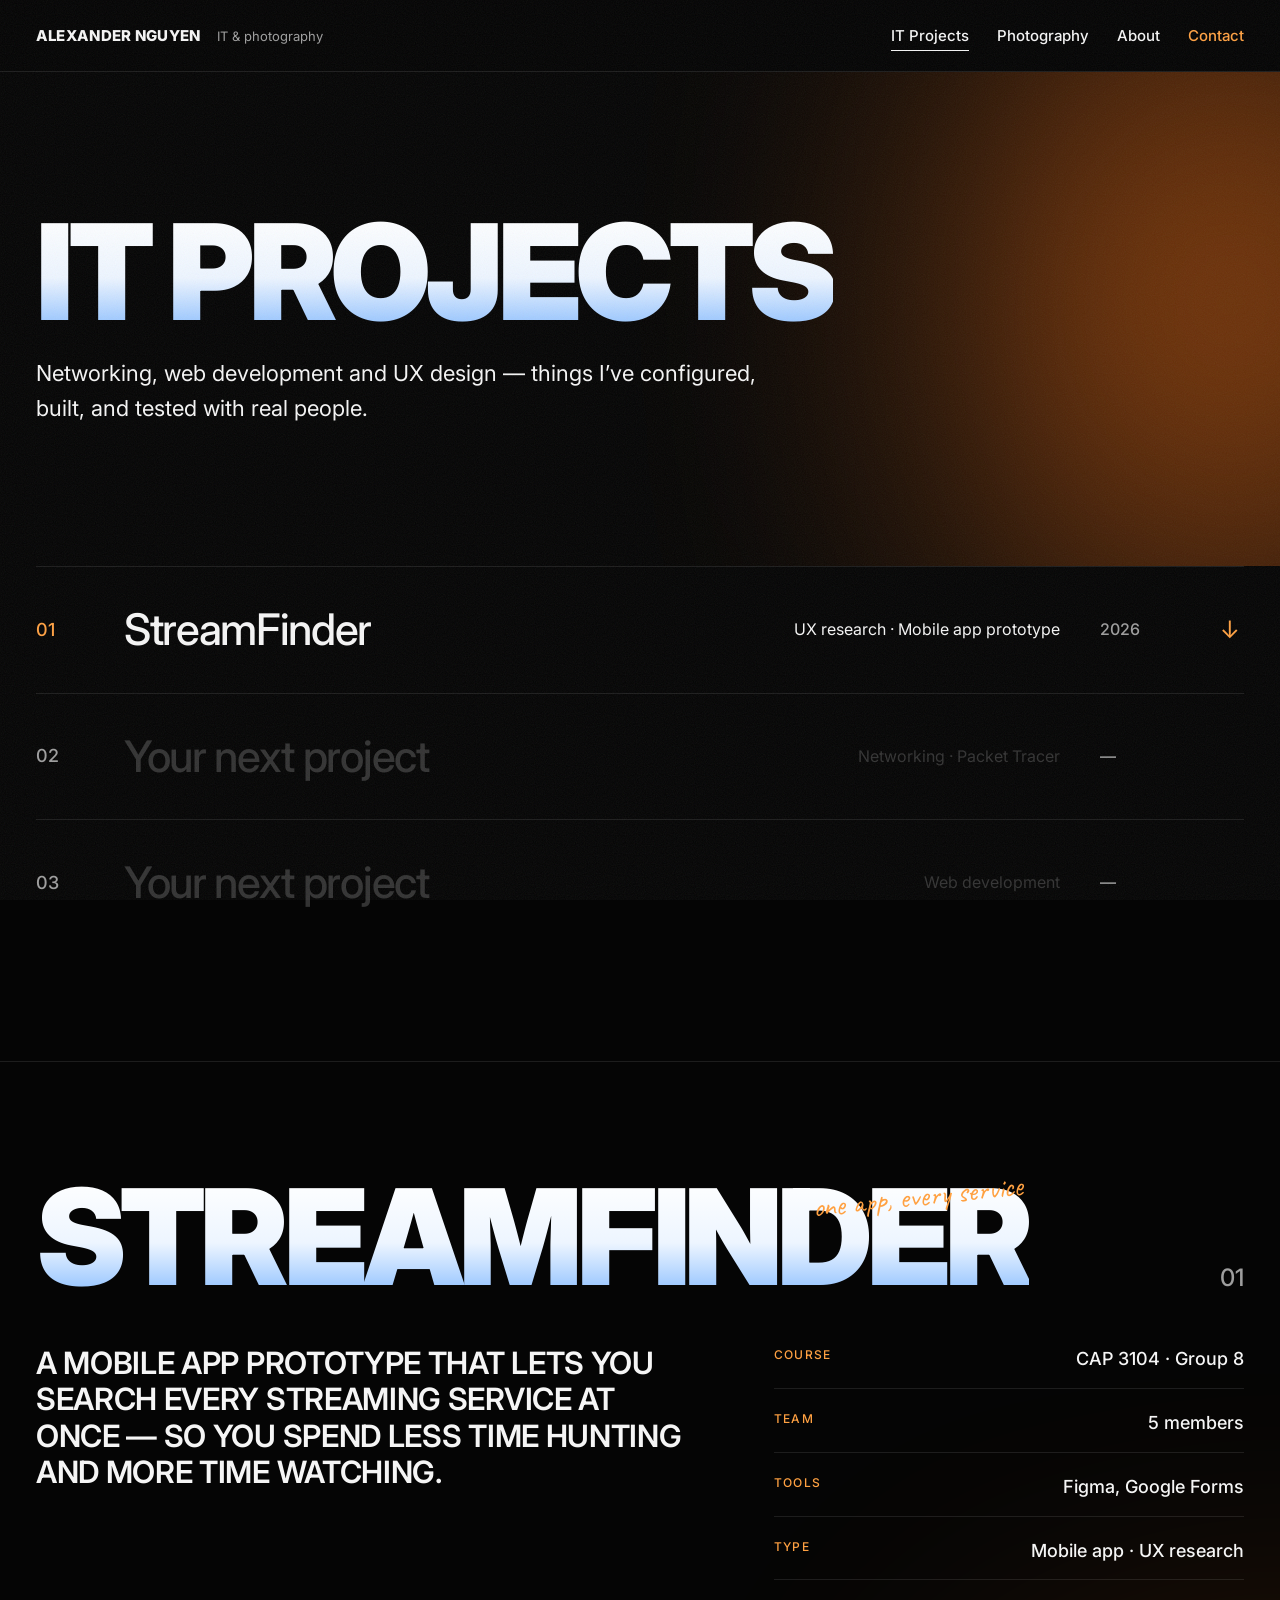
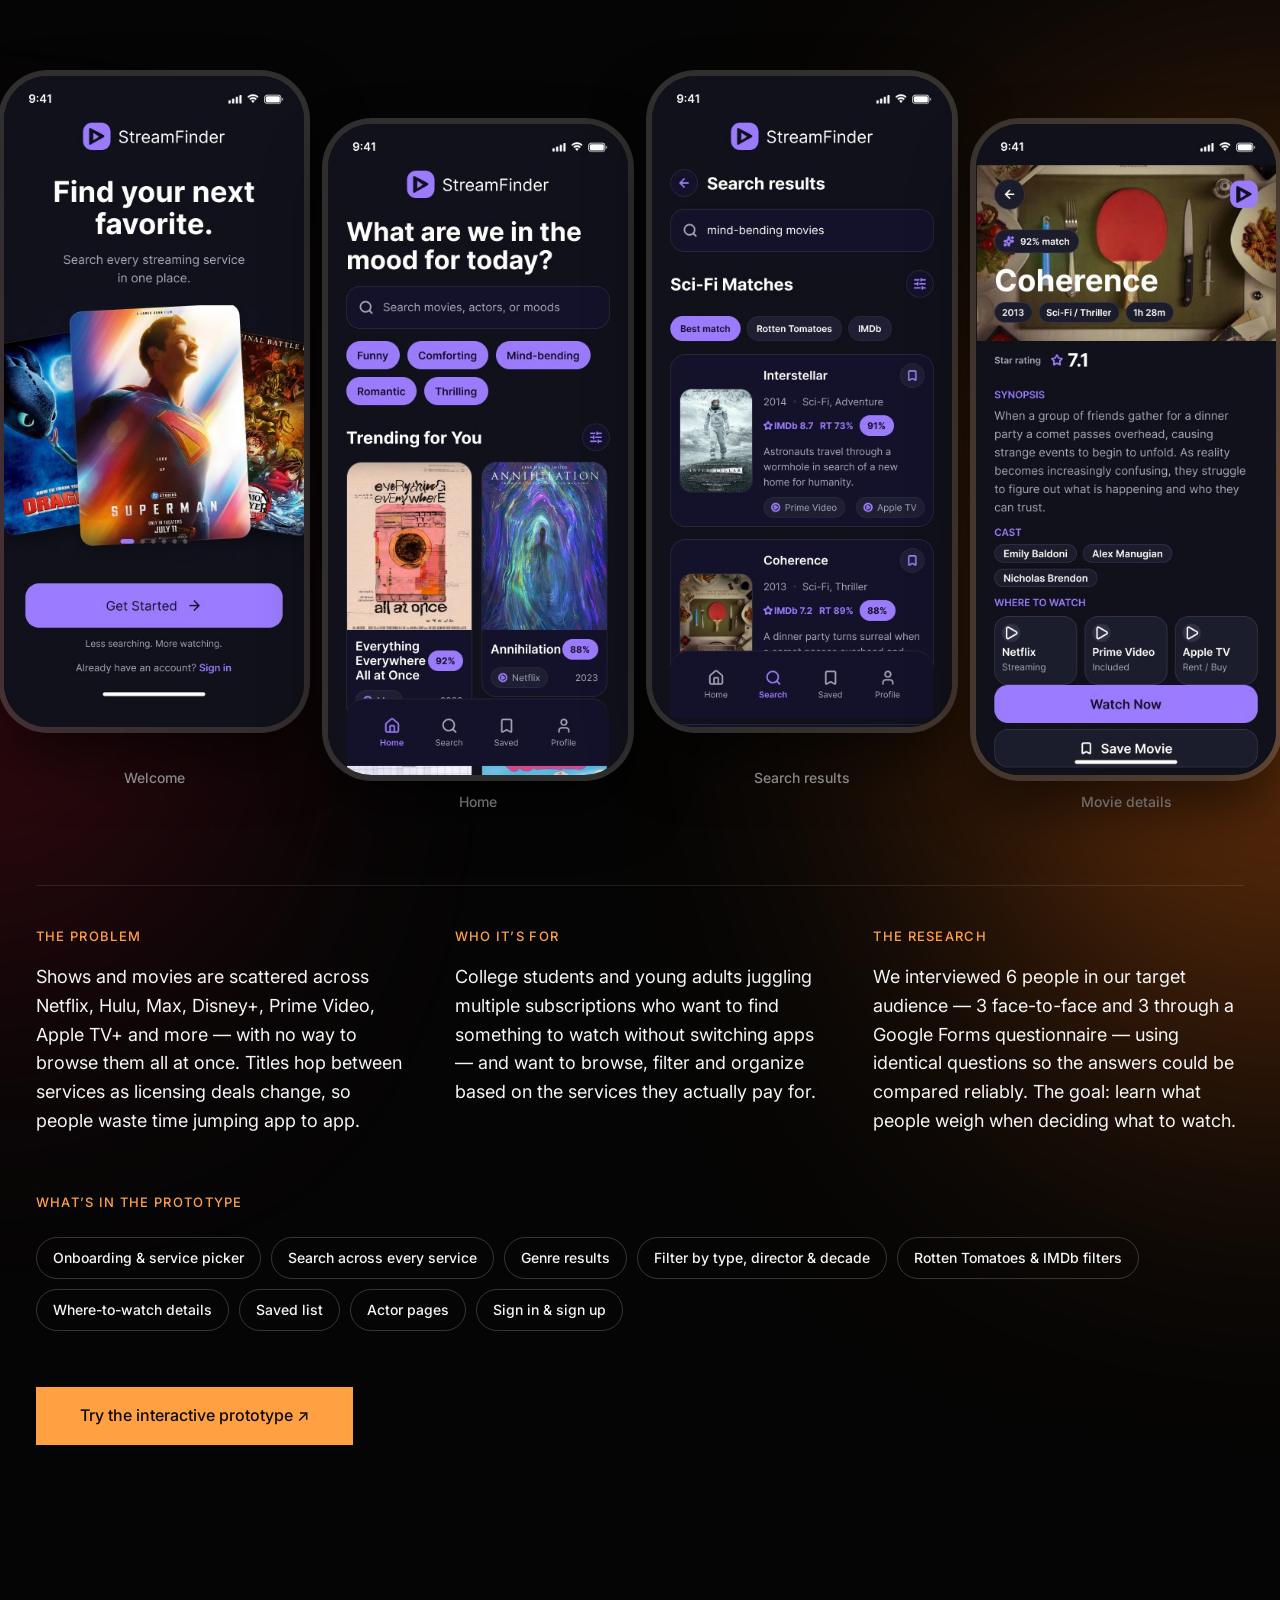
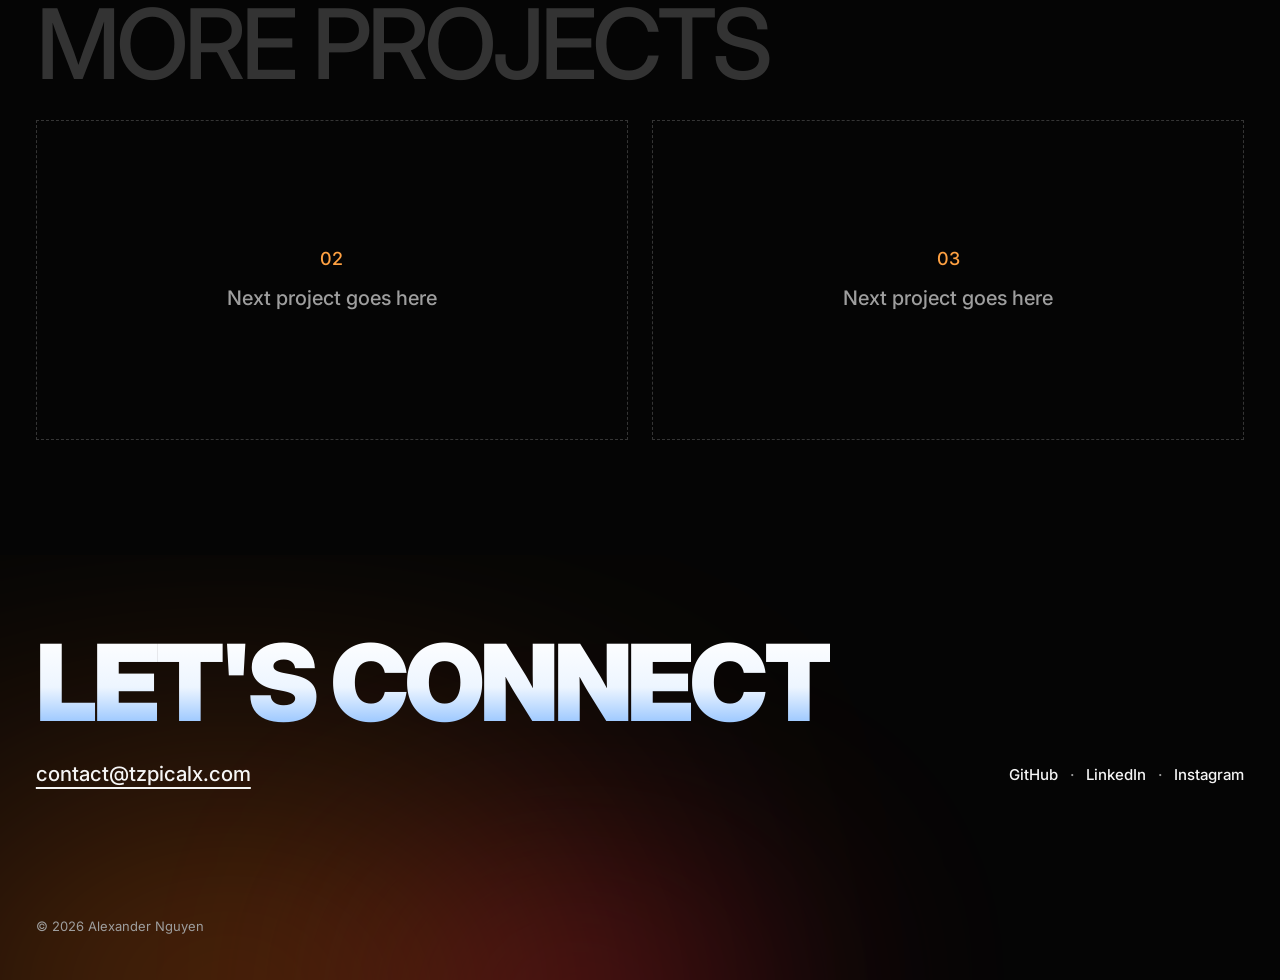
<file: it-projects.html>
<!doctype html>
<html lang="en">
<head>
  <meta charset="utf-8">
  <meta name="viewport" content="width=device-width, initial-scale=1">
  <title>IT Projects — Alexander Nguyen</title>
  <meta name="description" content="Networking, web development and UX design projects by Alexander Nguyen, including the StreamFinder mobile app prototype.">
  <meta name="theme-color" content="#050505">
  <link rel="preconnect" href="https://fonts.googleapis.com">
  <link rel="preconnect" href="https://fonts.gstatic.com" crossorigin>
  <link href="https://fonts.googleapis.com/css2?family=Caveat&family=Inter:wght@400;500;600;800;900&display=swap" rel="stylesheet">
  <link rel="stylesheet" href="css/styles.css">
</head>
<body>
  <a class="skip-link" href="#main">Skip to content</a>

  <header class="nav">
    <a class="nav__brand" href="index.html" aria-label="Alexander Nguyen, home">
      <strong>ALEXANDER NGUYEN</strong><span>IT &amp; photography</span>
    </a>
    <button class="nav__toggle" aria-label="Menu" aria-expanded="false" aria-controls="nav-links"><span></span></button>
    <nav aria-label="Main">
      <ul class="nav__links" id="nav-links">
        <li><a href="it-projects.html" aria-current="page">IT Projects</a></li>
        <li><a href="photography.html">Photography</a></li>
        <li><a href="index.html#about">About</a></li>
        <li><a href="#contact" class="is-accent">Contact</a></li>
      </ul>
    </nav>
  </header>

  <main id="main">
    <section class="page-head">
      <div class="leaks" aria-hidden="true">
        <span class="leak" style="--o:.6;--b:150px;width:460px;height:700px;right:-180px;top:-120px"></span>
      </div>
      <h1 class="display icy">IT Projects</h1>
      <p>Networking, web development and UX design — things I’ve configured, built, and tested with real people.</p>
    </section>

    <!-- Project index -->
    <ol class="index reveal" aria-label="Project list">
      <li>
        <a href="#streamfinder">
          <span class="index__num">01</span>
          <span class="index__name">StreamFinder</span>
          <span class="index__cat">UX research · Mobile app prototype</span>
          <span class="index__year">2026</span>
          <span class="index__arrow" aria-hidden="true">↓</span>
        </a>
      </li>
      <li class="is-soon">
        <div class="index__row"><span class="index__num">02</span><span class="index__name">Your next project</span><span class="index__cat">Networking · Packet Tracer</span><span class="index__year">—</span><span></span></div>
      </li>
      <li class="is-soon">
        <div class="index__row"><span class="index__num">03</span><span class="index__name">Your next project</span><span class="index__cat">Web development</span><span class="index__year">—</span><span></span></div>
      </li>
    </ol>

    <!-- ============ STREAMFINDER CASE STUDY ============ -->
    <article class="section section--line container" id="streamfinder" aria-labelledby="sf-title">
      <div class="leaks" aria-hidden="true">
        <span class="leak" style="--o:.5;--b:170px;width:520px;height:900px;right:-260px;top:700px"></span>
        <span class="leak" style="--c:var(--leak-red);--o:.4;--b:150px;width:300px;height:600px;left:-160px;top:900px"></span>
      </div>

      <div class="section-head reveal">
        <h2 class="display case-title icy" id="sf-title">StreamFinder</h2>
        <span class="num">01</span>
      </div>
      <p class="note" style="right:calc(var(--pad) + 220px);top:90px" aria-hidden="true">one app, every service</p>

      <div class="case-intro reveal">
        <p class="lead">A mobile app prototype that lets you search every streaming service at once — so you spend less time hunting and more time watching.</p>
        <dl class="meta">
          <div><dt>Course</dt><dd>CAP 3104 · Group 8</dd></div>
          <div><dt>Team</dt><dd>5 members</dd></div>
          <div><dt>Tools</dt><dd>Figma, Google Forms</dd></div>
          <div><dt>Type</dt><dd>Mobile app · UX research</dd></div>
        </dl>
      </div>

      <!-- Export each screen from Figma as PNG into assets/streamfinder/ with these names
           and they show up inside the phones automatically. -->
      <div class="phones reveal">
        <figure class="phone">
          <div class="phone__screen"><div><span>Welcome</span><small>StreamFinder screen</small></div><img src="assets/streamfinder/welcome.jpg" alt="StreamFinder welcome screen" data-optional></div>
          <figcaption>Welcome</figcaption>
        </figure>
        <figure class="phone">
          <div class="phone__screen"><div><span>Home</span><small>StreamFinder screen</small></div><img src="assets/streamfinder/home.jpg" alt="StreamFinder home screen" data-optional></div>
          <figcaption>Home</figcaption>
        </figure>
        <figure class="phone">
          <div class="phone__screen"><div><span>Search results</span><small>StreamFinder screen</small></div><img src="assets/streamfinder/search-results.jpg" alt="StreamFinder search results" data-optional></div>
          <figcaption>Search results</figcaption>
        </figure>
        <figure class="phone">
          <div class="phone__screen"><div><span>Movie details</span><small>StreamFinder screen</small></div><img src="assets/streamfinder/movie-details.jpg" alt="StreamFinder movie details screen" data-optional></div>
          <figcaption>Movie details</figcaption>
        </figure>
      </div>

      <div class="story reveal">
        <div>
          <h3 class="eyebrow">The problem</h3>
          <p>Shows and movies are scattered across Netflix, Hulu, Max, Disney+, Prime Video, Apple TV+ and more — with no way to browse them all at once. Titles hop between services as licensing deals change, so people waste time jumping app to app.</p>
        </div>
        <div>
          <h3 class="eyebrow">Who it’s for</h3>
          <p>College students and young adults juggling multiple subscriptions who want to find something to watch without switching apps — and want to browse, filter and organize based on the services they actually pay for.</p>
        </div>
        <div>
          <h3 class="eyebrow">The research</h3>
          <p>We interviewed 6 people in our target audience — 3 face-to-face and 3 through a Google Forms questionnaire — using identical questions so the answers could be compared reliably. The goal: learn what people weigh when deciding what to watch.</p>
        </div>
      </div>

      <div class="reveal" style="display:grid;gap:24px;margin-bottom:56px">
        <h3 class="eyebrow">What’s in the prototype</h3>
        <ul class="tags">
          <li class="tag">Onboarding &amp; service picker</li>
          <li class="tag">Search across every service</li>
          <li class="tag">Genre results</li>
          <li class="tag">Filter by type, director &amp; decade</li>
          <li class="tag">Rotten Tomatoes &amp; IMDb filters</li>
          <li class="tag">Where-to-watch details</li>
          <li class="tag">Saved list</li>
          <li class="tag">Actor pages</li>
          <li class="tag">Sign in &amp; sign up</li>
        </ul>
      </div>

      <a class="btn reveal" href="https://www.figma.com/design/IWbJ02oDJtvaBSyrxFl4Jm/StreamFinder--With-Interactives-" target="_blank" rel="noopener">Try the interactive prototype ↗</a>
    </article>

    <!-- ============ MORE ============ -->
    <section class="section container" style="padding-top:40px" aria-labelledby="more-title">
      <h2 class="section-title reveal" id="more-title">More projects</h2>
      <div class="slots reveal">
        <div class="slot"><strong>02</strong><span>Next project goes here</span></div>
        <div class="slot"><strong>03</strong><span>Next project goes here</span></div>
      </div>
    </section>
  </main>

  <footer class="contact" id="contact">
    <div class="leaks" aria-hidden="true">
      <span class="leak" style="--o:.55;--b:150px;width:700px;height:260px;left:-120px;bottom:-140px"></span>
      <span class="leak" style="--c:var(--leak-red);--o:.45;--b:130px;width:400px;height:200px;left:380px;bottom:-120px"></span>
    </div>
    <h2 class="display contact__title icy" style="position:relative;z-index:1">Let's connect</h2>
    <div class="contact__row">
      <a class="contact__email" href="mailto:contact@tzpicalx.com">contact@tzpicalx.com</a>
      <ul class="socials">
        <li><a href="https://github.com/TypicalAlx" target="_blank" rel="noopener">GitHub</a></li>
        <li><a href="https://www.linkedin.com/in/tzpicalx" target="_blank" rel="noopener">LinkedIn</a></li>
        <li><a href="https://www.instagram.com/tzpicalx" target="_blank" rel="noopener">Instagram</a></li>
      </ul>
    </div>
    <small>© <span data-year>2026</span> Alexander Nguyen</small>
  </footer>

  <script src="js/main.js"></script>
</body>
</html>
</file>
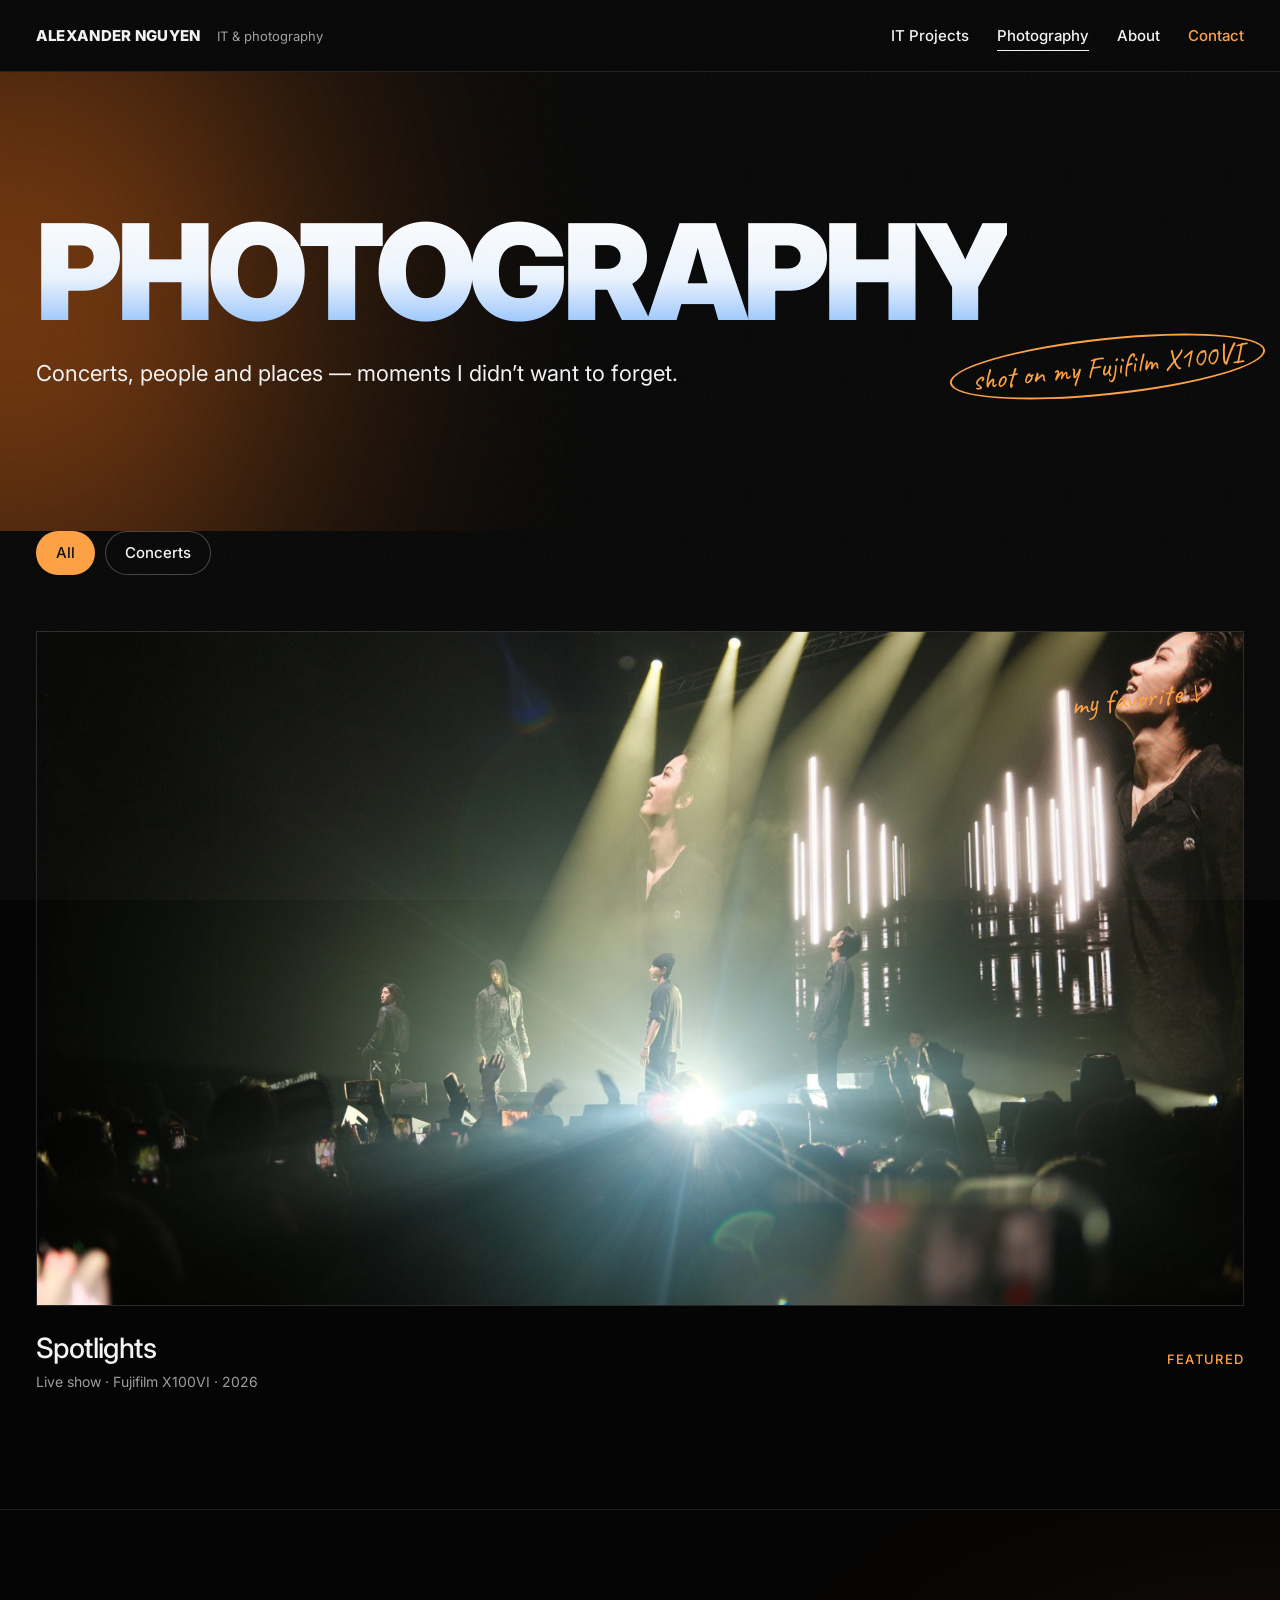
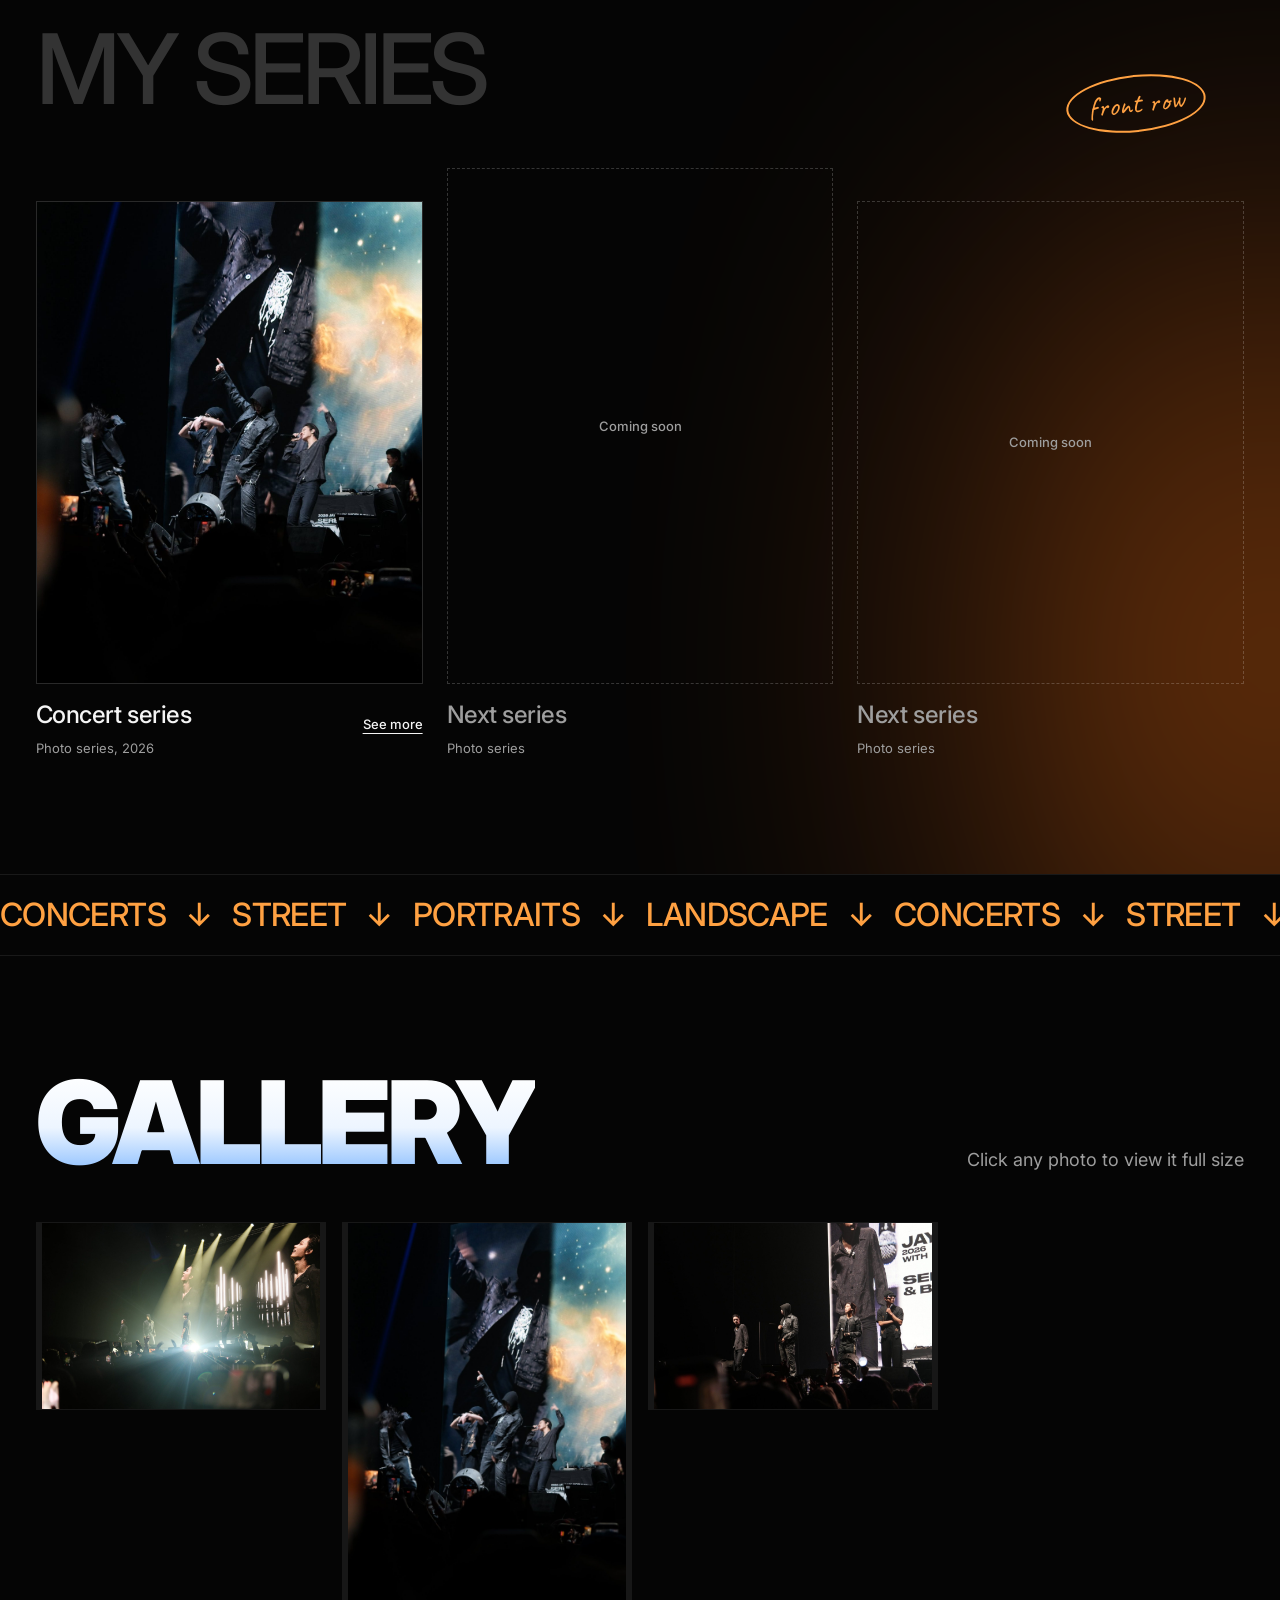
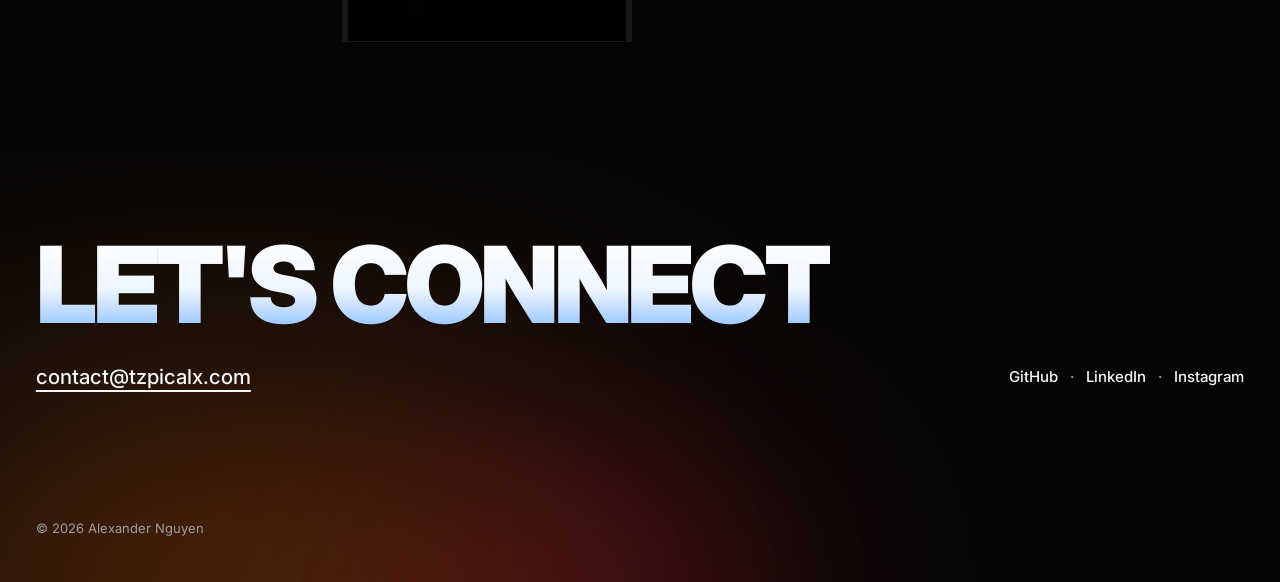
<file: photography.html>
<!doctype html>
<html lang="en">
<head>
  <meta charset="utf-8">
  <meta name="viewport" content="width=device-width, initial-scale=1">
  <title>Photography — Alexander Nguyen</title>
  <meta name="description" content="Concert, people and place photography by Alexander Nguyen, shot on a Fujifilm X100VI.">
  <meta name="theme-color" content="#050505">
  <link rel="preconnect" href="https://fonts.googleapis.com">
  <link rel="preconnect" href="https://fonts.gstatic.com" crossorigin>
  <link href="https://fonts.googleapis.com/css2?family=Caveat&family=Inter:wght@400;500;600;800;900&display=swap" rel="stylesheet">
  <link rel="stylesheet" href="css/styles.css">
</head>
<body>
  <a class="skip-link" href="#main">Skip to content</a>

  <header class="nav">
    <a class="nav__brand" href="index.html" aria-label="Alexander Nguyen, home">
      <strong>ALEXANDER NGUYEN</strong><span>IT &amp; photography</span>
    </a>
    <button class="nav__toggle" aria-label="Menu" aria-expanded="false" aria-controls="nav-links"><span></span></button>
    <nav aria-label="Main">
      <ul class="nav__links" id="nav-links">
        <li><a href="it-projects.html">IT Projects</a></li>
        <li><a href="photography.html" aria-current="page">Photography</a></li>
        <li><a href="index.html#about">About</a></li>
        <li><a href="#contact" class="is-accent">Contact</a></li>
      </ul>
    </nav>
  </header>

  <main id="main">
    <section class="page-head">
      <div class="leaks" aria-hidden="true">
        <span class="leak" style="--o:.6;--b:150px;width:460px;height:700px;left:-220px;top:-120px"></span>
      </div>
      <h1 class="display icy">Photography</h1>
      <p>Concerts, people and places — moments I didn’t want to forget.</p>
      <p class="note note--ring" aria-hidden="true">shot on my Fujifilm X100VI</p>
    </section>

    <!-- Filter buttons are generated from the photo categories in js/photography.js -->
    <div class="filters" data-filters role="group" aria-label="Filter photos"></div>

    <!-- ============ FEATURED ============ -->
    <section class="featured reveal" aria-labelledby="featured-title">
      <button class="ph featured__img" type="button" data-open="assets/photos/concert-spotlights.jpg" aria-label="Open featured photo full screen">
        <img src="assets/photos/concert-spotlights.jpg" alt="Performers on stage under spotlight beams, crowd in the foreground">
      </button>
      <div class="featured__cap">
        <div>
          <h2 id="featured-title">Spotlights</h2>
          <p class="muted">Live show · Fujifilm X100VI · 2026</p>
        </div>
        <span class="eyebrow">Featured</span>
      </div>
      <p class="note" aria-hidden="true">my favorite ↓</p>
    </section>

    <!-- ============ SERIES ============ -->
    <section class="section section--line container" aria-labelledby="series-title">
      <div class="leaks" aria-hidden="true">
        <span class="leak" style="--o:.45;--b:170px;width:500px;height:900px;right:-240px;top:300px"></span>
      </div>
      <h2 class="section-title reveal" id="series-title" style="margin-bottom:56px">My series</h2>
      <p class="note note--ring" style="right:calc(var(--pad) + 60px);top:150px" aria-hidden="true">front row</p>
      <div class="series-grid">
        <article class="series-card reveal">
          <button class="ph cover" type="button" data-open="assets/photos/concert-nebula.jpg" aria-label="Open Concert series cover" style="width:100%">
            <img src="assets/photos/concert-nebula.jpg" alt="Performers dancing in front of a nebula screen">
          </button>
          <div class="series-card__row"><h3>Concert series</h3><a class="see-more" href="#gallery">See more</a></div>
          <p class="muted">Photo series, 2026</p>
        </article>
        <article class="series-card is-soon reveal">
          <div class="ph cover">Coming soon</div>
          <div class="series-card__row"><h3>Next series</h3></div>
          <p class="muted">Photo series</p>
        </article>
        <article class="series-card is-soon reveal">
          <div class="ph cover">Coming soon</div>
          <div class="series-card__row"><h3>Next series</h3></div>
          <p class="muted">Photo series</p>
        </article>
      </div>
    </section>

    <div class="marquee" aria-hidden="true">
      <div class="marquee__track">
        <div class="marquee__group">
          <span>CONCERTS</span><span>↓</span><span>STREET</span><span>↓</span><span>PORTRAITS</span><span>↓</span><span>LANDSCAPE</span><span>↓</span>
          <span>CONCERTS</span><span>↓</span><span>STREET</span><span>↓</span><span>PORTRAITS</span><span>↓</span><span>LANDSCAPE</span><span>↓</span>
        </div>
      </div>
    </div>

    <!-- ============ GALLERY ============ -->
    <section class="section container" id="gallery" aria-labelledby="gallery-title">
      <div class="gallery-head reveal">
        <h2 class="display feature-title icy" id="gallery-title">Gallery</h2>
        <p class="muted" style="margin:0">Click any photo to view it full size</p>
      </div>
      <!-- Filled from the PHOTOS list in js/photography.js -->
      <div class="gallery" data-gallery></div>
    </section>
  </main>

  <footer class="contact" id="contact">
    <div class="leaks" aria-hidden="true">
      <span class="leak" style="--o:.55;--b:150px;width:700px;height:260px;left:-120px;bottom:-140px"></span>
      <span class="leak" style="--c:var(--leak-red);--o:.45;--b:130px;width:400px;height:200px;left:380px;bottom:-120px"></span>
    </div>
    <h2 class="display contact__title icy" style="position:relative;z-index:1">Let's connect</h2>
    <div class="contact__row">
      <a class="contact__email" href="mailto:contact@tzpicalx.com">contact@tzpicalx.com</a>
      <ul class="socials">
        <li><a href="https://github.com/TypicalAlx" target="_blank" rel="noopener">GitHub</a></li>
        <li><a href="https://www.linkedin.com/in/tzpicalx" target="_blank" rel="noopener">LinkedIn</a></li>
        <li><a href="https://www.instagram.com/tzpicalx" target="_blank" rel="noopener">Instagram</a></li>
      </ul>
    </div>
    <small>© <span data-year>2026</span> Alexander Nguyen</small>
  </footer>

  <!-- ============ LIGHTBOX ============ -->
  <div class="lightbox" data-lightbox role="dialog" aria-modal="true" aria-label="Photo viewer" aria-hidden="true">
    <div class="leaks" aria-hidden="true">
      <span class="leak" style="--o:.35;--b:160px;width:420px;height:800px;right:-200px;top:200px"></span>
    </div>
    <span class="lightbox__count" data-count>01 / 01</span>
    <button class="lightbox__close" type="button">✕&nbsp; Close</button>
    <button class="round-btn lightbox__prev" type="button" aria-label="Previous photo">←</button>
    <div class="lightbox__stage"><img class="lightbox__img" alt=""></div>
    <button class="round-btn round-btn--accent lightbox__next" type="button" aria-label="Next photo">→</button>
    <p class="lightbox__cap"><span data-title></span><span data-camera></span></p>
  </div>

  <script src="js/main.js"></script>
  <script src="js/photography.js"></script>
</body>
</html>
</file>
<file: css/styles.css>
/* ==========================================================
   Alexander Nguyen — Portfolio
   One dark theme: black base, warm light leaks, icy headlines,
   amber accent, handwritten notes.
   ========================================================== */

:root {
  --bg: #050505;
  --tile: #171717;
  --white: #f5f5f5;
  --muted: #9e9e9e;
  --grey: #333333;
  --line: rgba(245, 245, 245, 0.1);
  --amber: #ffa142;
  --ink: #0d0d0d;

  --leak-orange: #ff7314;
  --leak-cream: #ffdb9e;
  --leak-red: #d91a38;

  --icy: linear-gradient(180deg, #ffffff 0%, #edf5ff 55%, #8cbfff 100%);

  --font: "Inter", system-ui, -apple-system, "Segoe UI", sans-serif;
  --script: "Caveat", "Segoe Print", cursive;

  --pad: clamp(20px, 2.8vw, 40px);
  --section: clamp(80px, 9vw, 140px);
  --ease: cubic-bezier(0.22, 1, 0.36, 1);
}

*,
*::before,
*::after { box-sizing: border-box; }

html { scroll-behavior: smooth; -webkit-text-size-adjust: 100%; }

body {
  margin: 0;
  background: var(--bg);
  color: var(--white);
  font-family: var(--font);
  font-size: 18px;
  line-height: 1.6;
  -webkit-font-smoothing: antialiased;
  overflow-x: hidden;
}

/* Film grain over everything */
body::after {
  content: "";
  position: fixed;
  inset: 0;
  pointer-events: none;
  z-index: 100;
  opacity: 0.07;
  background-image: url("data:image/svg+xml,%3Csvg xmlns='http://www.w3.org/2000/svg' width='160' height='160'%3E%3Cfilter id='n'%3E%3CfeTurbulence type='fractalNoise' baseFrequency='0.9' numOctaves='3' stitchTiles='stitch'/%3E%3C/filter%3E%3Crect width='100%25' height='100%25' filter='url(%23n)'/%3E%3C/svg%3E");
}

img { display: block; max-width: 100%; }
a { color: inherit; text-decoration: none; }
button { font: inherit; color: inherit; background: none; border: 0; cursor: pointer; }

:focus-visible { outline: 2px solid var(--amber); outline-offset: 4px; }

.skip-link {
  position: absolute; left: -9999px; top: 8px; z-index: 200;
  background: var(--amber); color: var(--ink); padding: 10px 16px;
}
.skip-link:focus { left: 8px; }

.container { padding-inline: var(--pad); position: relative; }

/* ---------- Type ---------- */
.icy {
  background: var(--icy);
  -webkit-background-clip: text;
  background-clip: text;
  color: transparent;
}

.display {
  font-weight: 900;
  text-transform: uppercase;
  letter-spacing: -0.04em;
  line-height: 0.9;
  margin: 0;
  width: fit-content;
  max-width: 100%;
}

.section-title {
  font-weight: 500;
  font-size: clamp(44px, 7.6vw, 110px);
  letter-spacing: -0.05em;
  line-height: 0.9;
  color: var(--grey);
  text-transform: uppercase;
  margin: 0;
}

.eyebrow {
  font-size: 13px;
  font-weight: 500;
  letter-spacing: 0.1em;
  text-transform: uppercase;
  color: var(--amber);
  margin: 0;
}

.lead {
  font-weight: 600;
  font-size: clamp(22px, 2.4vw, 34px);
  line-height: 1.18;
  letter-spacing: -0.01em;
  text-transform: uppercase;
  margin: 0;
}

.muted { color: var(--muted); }

.note {
  font-family: var(--script);
  color: var(--amber);
  font-size: clamp(24px, 2.3vw, 34px);
  line-height: 1;
  position: absolute;
  transform: rotate(-6deg);
  white-space: nowrap;
  pointer-events: none;
  z-index: 3;
}
.note--ring::after {
  content: "";
  position: absolute;
  inset: -14px -22px;
  border: 2px solid var(--amber);
  border-radius: 50%;
}

/* ---------- Light leaks ---------- */
.leaks { position: absolute; inset: 0; overflow: hidden; pointer-events: none; z-index: 0; }
.leak {
  position: absolute;
  border-radius: 50%;
  filter: blur(var(--b, 120px));
  opacity: var(--o, 0.8);
  background: var(--c, var(--leak-orange));
  animation: drift 18s ease-in-out infinite alternate;
}
.leak--streak {
  border-radius: 0;
  background: linear-gradient(90deg, rgba(26, 89, 255, 0.9), rgba(51, 230, 242, 0.8) 30%, rgba(255, 217, 77, 0.8) 55%, rgba(255, 115, 38, 0.6) 80%, transparent);
  transform: rotate(28deg);
}
@keyframes drift {
  from { translate: 0 0; }
  to { translate: -30px 24px; }
}

/* ---------- Buttons & links ---------- */
.btn {
  display: inline-flex;
  align-items: center;
  gap: 10px;
  padding: 16px 44px;
  font-size: 16px;
  font-weight: 500;
  background: var(--amber);
  color: var(--ink);
  transition: transform 0.3s var(--ease), background 0.3s;
}
.btn:hover { transform: translateY(-2px); background: #ffb468; }
.btn--ghost { background: transparent; color: var(--white); box-shadow: inset 0 0 0 1.5px rgba(245, 245, 245, 0.3); }
.btn--ghost:hover { background: rgba(245, 245, 245, 0.06); }

.link {
  font-weight: 600;
  color: var(--amber);
  text-decoration: underline;
  text-underline-offset: 5px;
  transition: text-underline-offset 0.2s;
}
.link:hover { text-underline-offset: 8px; }
.see-more { font-size: 13px; font-weight: 500; text-decoration: underline; text-underline-offset: 4px; }

.tag {
  display: inline-block;
  padding: 9px 16px;
  border-radius: 999px;
  border: 1px solid rgba(245, 245, 245, 0.2);
  font-size: 14px;
  font-weight: 500;
}
.tags { display: flex; flex-wrap: wrap; gap: 10px; list-style: none; padding: 0; margin: 0; }

/* ---------- Placeholder photo ---------- */
.ph {
  background: var(--tile);
  border: 1px solid rgba(245, 245, 245, 0.08);
  display: grid;
  place-items: center;
  color: var(--muted);
  font-size: 13px;
  font-weight: 500;
  position: relative;
  overflow: hidden;
}
button.ph { padding: 0; width: 100%; font: inherit; color: var(--muted); }
.ph > img { position: absolute; inset: 0; width: 100%; height: 100%; object-fit: cover; }

/* ---------- Nav ---------- */
.nav {
  position: sticky;
  top: 0;
  z-index: 50;
  display: flex;
  align-items: center;
  justify-content: space-between;
  height: 72px;
  padding-inline: var(--pad);
  background: rgba(5, 5, 5, 0.82);
  backdrop-filter: blur(14px);
  -webkit-backdrop-filter: blur(14px);
  border-bottom: 1px solid var(--line);
}
.nav__brand { display: flex; align-items: baseline; gap: 16px; }
.nav__brand strong { font-weight: 800; font-size: 15px; letter-spacing: 0.02em; }
.nav__brand span { font-size: 13px; color: var(--muted); }
.nav__links { display: flex; gap: 28px; list-style: none; margin: 0; padding: 0; }
.nav__links a { font-size: 15px; font-weight: 500; position: relative; }
.nav__links a::after {
  content: ""; position: absolute; left: 0; right: 100%; bottom: -6px; height: 1px;
  background: currentColor; transition: right 0.3s var(--ease);
}
.nav__links a:hover::after,
.nav__links a[aria-current="page"]::after { right: 0; }
.nav__links .is-accent { color: var(--amber); }
.nav__toggle { display: none; width: 44px; height: 44px; position: relative; }
.nav__toggle span,
.nav__toggle span::before,
.nav__toggle span::after {
  position: absolute; left: 10px; right: 10px; height: 2px; background: var(--white);
  transition: transform 0.3s var(--ease), opacity 0.2s; content: "";
}
.nav__toggle span { top: 21px; }
.nav__toggle span::before { left: 0; right: 0; top: -7px; }
.nav__toggle span::after { left: 0; right: 0; top: 7px; }
.nav.is-open .nav__toggle span { background: transparent; }
.nav.is-open .nav__toggle span::before { transform: translateY(7px) rotate(45deg); }
.nav.is-open .nav__toggle span::after { transform: translateY(-7px) rotate(-45deg); }

/* ---------- Marquee ---------- */
.marquee {
  border-block: 1px solid rgba(245, 245, 245, 0.08);
  overflow: hidden;
  padding-block: 14px;
  position: relative;
  z-index: 2;
  background: var(--bg);
}
.marquee__track {
  display: flex;
  width: max-content;
  animation: marquee 32s linear infinite;
}
.marquee__group { display: flex; gap: 20px; padding-right: 20px; }
.marquee span {
  font-size: clamp(26px, 2.5vw, 36px);
  font-weight: 500;
  letter-spacing: -0.02em;
  color: var(--amber);
  white-space: nowrap;
}
.marquee:hover .marquee__track { animation-play-state: paused; }
@keyframes marquee { to { transform: translateX(-50%); } }

/* ---------- Section shell ---------- */
.section { padding-block: var(--section); position: relative; overflow: hidden; }
.section--line { border-top: 1px solid var(--line); }
.section > *:not(.leaks):not(.note) { position: relative; z-index: 1; }
.section > .leaks { position: absolute; z-index: 0; }

.section-head {
  display: flex;
  justify-content: space-between;
  align-items: flex-end;
  gap: 24px;
  margin-bottom: 48px;
}
.section-head .num { font-size: 24px; font-weight: 500; color: var(--muted); }

/* ==========================================================
   HOME
   ========================================================== */
.hero {
  position: relative;
  min-height: 780px;
  padding: 96px var(--pad) 96px;
  overflow: hidden;
  isolation: isolate;
}
.hero__content { position: relative; z-index: 2; }
.hero__eyebrow { font-size: 14px; font-weight: 500; letter-spacing: 0.08em; margin: 0 0 28px; }
.hero__name { font-size: clamp(42px, 10.4vw, 150px); }
.hero__tagline {
  font-weight: 600;
  font-size: clamp(20px, 1.8vw, 26px);
  line-height: 1.2;
  letter-spacing: -0.01em;
  max-width: 640px;
  margin: 40px 0 32px;
}
.hero__stack {
  position: absolute;
  z-index: 1;
  right: clamp(40px, 9vw, 140px);
  top: 110px;
  width: clamp(240px, 22vw, 320px);
  aspect-ratio: 4 / 5;
}
.hero__stack .ph { position: absolute; inset: 0; transition: transform 0.6s var(--ease); }
.hero__stack .ph:first-child { transform: rotate(6deg) translate(-40px, -50px); }
.hero__stack .ph:last-child { transform: rotate(-4deg); box-shadow: 0 24px 48px rgba(0, 0, 0, 0.6); }
.hero__stack:hover .ph:first-child { transform: rotate(9deg) translate(-70px, -60px); }
.hero__stack:hover .ph:last-child { transform: rotate(-2deg) translateY(-6px); }
.hero .note { right: clamp(40px, 9vw, 160px); bottom: 110px; }

/* About */
.about__grid {
  display: grid;
  grid-template-columns: minmax(280px, 520px) 1fr;
  gap: clamp(40px, 5.5vw, 80px);
  align-items: start;
}
.about__portrait { aspect-ratio: 520 / 640; }
.about__text { display: grid; gap: 32px; padding-top: 24px; }
.about__bio { color: var(--muted); margin: 0; }
.facts {
  display: flex; flex-wrap: wrap; gap: 24px 48px; padding-top: 24px;
  border-top: 1px solid var(--line); margin: 0;
}
.facts dt { font-size: 12px; font-weight: 500; letter-spacing: 0.1em; text-transform: uppercase; color: var(--amber); }
.facts dd { margin: 6px 0 0; font-weight: 500; }
.about .note { left: min(470px, 34vw); top: 250px; }

/* Languages carousel */
.carousel__head { display: flex; justify-content: space-between; align-items: flex-end; gap: 24px; margin-bottom: 48px; }
.carousel__head .section-title { font-size: clamp(36px, 5vw, 72px); }
.carousel__arrows { display: flex; gap: 12px; }
.round-btn {
  width: 56px; height: 56px; border-radius: 50%;
  display: grid; place-items: center; font-size: 22px;
  box-shadow: inset 0 0 0 1.5px rgba(245, 245, 245, 0.25);
  transition: background 0.2s, color 0.2s, box-shadow 0.2s;
}
.round-btn--accent { color: var(--amber); box-shadow: inset 0 0 0 1.5px var(--amber); }
.round-btn:hover { background: var(--amber); color: var(--ink); box-shadow: inset 0 0 0 1.5px var(--amber); }
.round-btn:disabled { opacity: 0.3; pointer-events: none; }
.carousel__track {
  display: flex;
  gap: 20px;
  overflow-x: auto;
  scroll-snap-type: x mandatory;
  scrollbar-width: none;
  padding-bottom: 4px;
  margin: 0;
  list-style: none;
  padding-left: 0;
}
.carousel__track::-webkit-scrollbar { display: none; }
.lang {
  flex: 0 0 280px;
  height: 320px;
  scroll-snap-align: start;
  background: var(--tile);
  border: 1px solid rgba(245, 245, 245, 0.08);
  padding: 28px;
  display: flex;
  flex-direction: column;
  justify-content: space-between;
  transition: border-color 0.3s, transform 0.4s var(--ease);
}
.lang:hover { border-color: rgba(255, 161, 66, 0.5); transform: translateY(-6px); }
.lang__glyph { font-weight: 900; font-size: 72px; letter-spacing: -0.04em; line-height: 1; }
.lang h3 { margin: 0; font-size: 24px; font-weight: 600; letter-spacing: -0.01em; }
.lang p { margin: 4px 0 0; font-size: 14px; color: var(--muted); }
.carousel__dots { display: flex; gap: 8px; margin-top: 32px; }
.carousel__dots button { width: 8px; height: 4px; border-radius: 2px; background: rgba(245, 245, 245, 0.25); transition: width 0.3s var(--ease), background 0.3s; padding: 0; }
.carousel__dots button[aria-current="true"] { width: 32px; background: var(--amber); }

/* Home feature sections */
.feature-title { font-size: clamp(38px, 9vw, 130px); }
.feature-it { display: grid; grid-template-columns: 1.8fr 1fr; gap: 48px; align-items: start; }
.feature-it .cover { aspect-ratio: 860 / 500; }
.feature-it__details { display: grid; gap: 28px; font-size: 20px; }
.feature-it__details p { margin: 0; }
.feature-link { display: block; }
.feature-link:hover .cover img { transform: scale(1.04); }
.cover img { transition: transform 0.8s var(--ease); }

.photo-row { display: grid; grid-template-columns: repeat(4, 1fr); gap: 16px; align-items: end; }
.photo-row .ph:nth-child(1) { height: 420px; }
.photo-row .ph:nth-child(2) { height: 540px; }
.photo-row .ph:nth-child(3) { height: 360px; }
.photo-row .ph:nth-child(4) { height: 460px; }
.feature-foot { display: flex; justify-content: space-between; align-items: center; gap: 24px; flex-wrap: wrap; margin-top: 32px; font-size: 20px; }

/* ---------- Contact footer ---------- */
.contact { position: relative; overflow: hidden; padding: 80px var(--pad) 40px; }
.contact__title { font-size: clamp(40px, 8.3vw, 120px); }
.contact__row {
  display: flex; justify-content: space-between; align-items: center; gap: 24px; flex-wrap: wrap;
  margin: 28px 0 120px; position: relative; z-index: 1;
}
.contact__email { font-size: clamp(18px, 1.6vw, 22px); font-weight: 500; text-decoration: underline; text-underline-offset: 6px; }
.contact__email:hover { color: var(--amber); }
.socials { display: flex; gap: 12px; list-style: none; margin: 0; padding: 0; font-size: 15px; font-weight: 500; }
.socials li + li::before { content: "·"; margin-right: 12px; color: var(--muted); }
.socials a:hover { color: var(--amber); }
.contact small { color: var(--muted); font-size: 13px; position: relative; z-index: 1; }

/* ==========================================================
   INNER PAGES
   ========================================================== */
.page-head { position: relative; overflow: hidden; padding: 140px var(--pad); }
.page-head .display { font-size: clamp(40px, 10.4vw, 150px); position: relative; z-index: 1; }
.page-head p:not(.note) { position: relative; z-index: 1; font-size: 22px; max-width: 720px; margin: 24px 0 0; }

/* IT index */
.index { list-style: none; margin: 0 0 var(--section); padding: 0 var(--pad); }
.index a, .index .index__row {
  display: grid;
  grid-template-columns: 48px 1fr auto 80px 24px;
  gap: 40px;
  align-items: center;
  padding: 28px 0;
  border-top: 1px solid var(--line);
}
.index__num { font-weight: 500; color: var(--amber); }
.index__name { font-size: clamp(32px, 3.4vw, 48px); font-weight: 500; letter-spacing: -0.03em; transition: transform 0.4s var(--ease); }
.index a:hover .index__name { transform: translateX(12px); }
.index__cat { font-size: 16px; }
.index__year { font-size: 16px; font-weight: 500; color: var(--muted); }
.index__arrow { color: var(--amber); font-size: 24px; }
.index .is-soon { color: var(--grey); }
.index .is-soon .index__num { color: var(--muted); }

/* Case study */
.case-title { font-size: clamp(34px, 10.4vw, 150px); }
.case-intro { display: grid; grid-template-columns: 1.4fr 1fr; gap: 80px; align-items: start; margin-bottom: 72px; }
.meta { margin: 0; display: grid; gap: 20px; }
.meta div { display: flex; justify-content: space-between; gap: 16px; padding-bottom: 14px; border-bottom: 1px solid var(--line); }
.meta dt { font-size: 12px; font-weight: 500; letter-spacing: 0.1em; text-transform: uppercase; color: var(--amber); }
.meta dd { margin: 0; font-weight: 500; text-align: right; }

.phones { display: flex; justify-content: center; gap: 24px; padding-block: 24px 72px; }
.phone { display: grid; gap: 16px; justify-items: center; margin: 0; }
.phone:nth-child(even) { padding-top: 48px; }
.phone__screen {
  width: 300px;
  aspect-ratio: 393 / 852;
  border-radius: 44px;
  box-shadow: 0 0 0 6px rgba(245, 245, 245, 0.18), 0 30px 60px rgba(0, 0, 0, 0.6);
  overflow: hidden;
  background: linear-gradient(160deg, #1d1d1d, #0e0e0e);
  display: grid;
  place-items: center;
  text-align: center;
  position: relative;
  transition: transform 0.5s var(--ease);
}
.phone__screen:hover { transform: translateY(-10px); }
.phone__screen img { position: absolute; inset: 0; width: 100%; height: 100%; object-fit: cover; }
.phone__screen span { font-size: 15px; font-weight: 500; }
.phone__screen small { display: block; color: var(--muted); font-size: 13px; }
.phone figcaption { font-size: 14px; font-weight: 500; color: var(--muted); }

.story {
  display: grid; grid-template-columns: repeat(3, 1fr); gap: 48px;
  padding-top: 40px; border-top: 1px solid var(--line); margin-bottom: 56px;
}
.story h3 { margin: 0 0 16px; }
.story p { margin: 0; line-height: 1.6; }

.slots { display: grid; grid-template-columns: 1fr 1fr; gap: 24px; margin-top: 32px; }
.slot {
  height: 320px; border: 1.5px dashed rgba(245, 245, 245, 0.2);
  display: grid; place-content: center; text-align: center; gap: 8px;
}
.slot strong { color: var(--amber); font-weight: 500; }
.slot span { color: var(--muted); font-weight: 500; font-size: 20px; }

/* Photography */
.page-head .note { right: var(--pad); bottom: 120px; }
.filters { display: flex; flex-wrap: wrap; gap: 10px; padding: 0 var(--pad) 56px; }
.filter {
  padding: 10px 20px; border-radius: 999px; font-size: 15px; font-weight: 500;
  box-shadow: inset 0 0 0 1px rgba(245, 245, 245, 0.25);
  transition: background 0.2s, color 0.2s;
}
.filter:hover { background: rgba(245, 245, 245, 0.08); }
.filter[aria-pressed="true"] { background: var(--amber); color: var(--ink); box-shadow: none; }

.featured { padding: 0 var(--pad) var(--section); position: relative; }
.featured__img { width: 100%; aspect-ratio: 1360 / 760; cursor: zoom-in; }
.featured__cap { display: flex; justify-content: space-between; align-items: center; margin-top: 20px; gap: 16px; }
.featured__cap h2 { margin: 0; font-size: 28px; font-weight: 500; letter-spacing: -0.02em; }
.featured__cap p { margin: 0; font-size: 14px; }
.featured .note { right: calc(var(--pad) + 40px); top: 24px; }

.series-grid {
  display: grid;
  grid-template-columns: repeat(3, 1fr);
  gap: 24px;
  align-items: end;
}
.series-card .cover { aspect-ratio: 4 / 5; }
.series-card:nth-child(2) .cover { aspect-ratio: 3 / 4; }
.series-card__row { display: flex; justify-content: space-between; align-items: flex-end; margin-top: 12px; }
.series-card h3 { margin: 0; font-size: 24px; font-weight: 500; letter-spacing: -0.02em; }
.series-card p { margin: 4px 0 0; font-size: 13px; }
.series-card.is-soon .cover { border-style: dashed; border-color: rgba(245, 245, 245, 0.2); background: transparent; }
.series-card.is-soon h3 { color: var(--muted); }

.gallery-head { display: flex; justify-content: space-between; align-items: flex-end; gap: 24px; flex-wrap: wrap; margin-bottom: 48px; }
.gallery { columns: 4 260px; column-gap: 16px; }
.gallery__item {
  break-inside: avoid;
  margin: 0 0 16px;
  width: 100%;
  display: block;
  position: relative;
  overflow: hidden;
  cursor: zoom-in;
  background: var(--tile);
}
.gallery__item img { width: 100%; height: auto; transition: transform 0.8s var(--ease), filter 0.4s; }
.gallery__item:hover img { transform: scale(1.04); filter: brightness(1.08); }
.gallery__item figcaption {
  position: absolute; left: 0; right: 0; bottom: 0;
  padding: 40px 16px 14px;
  background: linear-gradient(transparent, rgba(0, 0, 0, 0.75));
  font-size: 14px; font-weight: 500; text-align: left;
  opacity: 0; transform: translateY(8px);
  transition: opacity 0.3s, transform 0.3s var(--ease);
}
.gallery__item:hover figcaption,
.gallery__item:focus-visible figcaption { opacity: 1; transform: none; }
.gallery__empty { color: var(--muted); padding: 40px 0; }
.gallery__item.is-hidden { display: none; }

/* Lightbox */
.lightbox {
  position: fixed; inset: 0; z-index: 150;
  background: rgba(3, 3, 3, 0.95);
  display: grid;
  grid-template-columns: 120px 1fr 120px;
  grid-template-rows: 88px 1fr 96px;
  align-items: center;
  opacity: 0; visibility: hidden;
  transition: opacity 0.3s, visibility 0.3s;
  overflow: hidden;
}
.lightbox.is-open { opacity: 1; visibility: visible; }
.lightbox .leaks { z-index: 0; }
.lightbox > *:not(.leaks) { position: relative; z-index: 1; }
.lightbox__count { grid-column: 1 / 3; grid-row: 1; padding-left: 48px; font-weight: 500; }
.lightbox__close {
  grid-column: 3; grid-row: 1; justify-self: end; margin-right: 48px;
  padding: 10px 18px; border-radius: 999px; font-size: 15px; font-weight: 500; white-space: nowrap;
  box-shadow: inset 0 0 0 1.5px rgba(245, 245, 245, 0.3);
}
.lightbox__close:hover { background: var(--white); color: var(--ink); }
.lightbox__stage { grid-column: 2; grid-row: 2; height: 100%; display: grid; place-items: center; min-height: 0; }
.lightbox__img {
  max-width: 100%; max-height: 100%; object-fit: contain;
  box-shadow: 0 30px 80px rgba(0, 0, 0, 0.6);
  transition: opacity 0.25s;
}
.lightbox__img.is-loading { opacity: 0; }
.lightbox__prev { grid-column: 1; grid-row: 2; justify-self: center; }
.lightbox__next { grid-column: 3; grid-row: 2; justify-self: center; }
.lightbox__cap { grid-column: 2; grid-row: 3; display: flex; justify-content: space-between; gap: 16px; align-self: start; padding-top: 20px; font-weight: 500; }
.lightbox__cap span:last-child { color: var(--amber); font-size: 14px; }
body.no-scroll { overflow: hidden; }

/* ---------- Reveal on scroll ---------- */
.reveal { opacity: 0; transform: translateY(32px); transition: opacity 0.9s var(--ease), transform 0.9s var(--ease); }
.reveal.is-in { opacity: 1; transform: none; }

/* ==========================================================
   RESPONSIVE
   ========================================================== */
@media (max-width: 1100px) {
  .hero__stack { opacity: 0.55; right: 24px; }
  .feature-it, .case-intro { grid-template-columns: 1fr; gap: 40px; }
  .phones { flex-wrap: wrap; }
  .phone__screen { width: 240px; }
  .index a, .index .index__row { grid-template-columns: 40px 1fr auto 24px; gap: 24px; }
  .index__year { display: none; }
}

@media (max-width: 820px) {
  body { font-size: 17px; }
  .nav__brand span { display: none; }
  .nav__toggle { display: block; }
  .nav__links {
    position: fixed; inset: 72px 0 auto 0;
    flex-direction: column; gap: 0;
    background: rgba(5, 5, 5, 0.97);
    border-bottom: 1px solid var(--line);
    padding: 8px var(--pad) 24px;
    transform: translateY(-8px); opacity: 0; visibility: hidden;
    transition: opacity 0.25s, transform 0.25s var(--ease), visibility 0.25s;
  }
  .nav.is-open .nav__links { opacity: 1; visibility: visible; transform: none; }
  .nav__links a { display: block; padding: 14px 0; font-size: 22px; }
  .nav__links a::after { display: none; }

  .hero { min-height: auto; padding-top: 64px; padding-bottom: 72px; }
  .hero__stack { position: relative; right: auto; top: auto; margin: 56px auto 0; opacity: 1; width: 70%; max-width: 300px; }
  .hero .note { position: relative; display: inline-block; right: auto; bottom: auto; margin: 40px 0 0 24px; }

  .about__grid { grid-template-columns: 1fr; }
  .about__portrait { max-width: 420px; }
  .about .note { left: auto; right: var(--pad); top: 200px; }

  .photo-row { grid-template-columns: 1fr 1fr; }
  .photo-row .ph:nth-child(n) { height: 260px; }
  .photo-row .ph:nth-child(2) { height: 340px; }

  .phones { gap: 16px; }
  .phone__screen { width: 42vw; border-radius: 28px; box-shadow: 0 0 0 4px rgba(245,245,245,.18), 0 20px 40px rgba(0,0,0,.6); }
  .phone:nth-child(even) { padding-top: 32px; }
  .story { grid-template-columns: 1fr; gap: 32px; }
  .slots { grid-template-columns: 1fr; }
  .slot { height: 200px; }
  .series-grid { grid-template-columns: 1fr; }
  .section-head { flex-wrap: wrap; }
  .page-head { padding-block: 96px 72px; }
  .page-head .note { position: relative; display: inline-block; right: auto; bottom: auto; margin: 40px 0 0 24px; }
  .featured .note { display: none; }
  .section > .note:not(.about .note) { display: none; }
  .carousel__head { flex-wrap: wrap; }
  .hero__tagline { max-width: none; }
  .index__cat { display: none; }
  .index a, .index .index__row { grid-template-columns: 32px 1fr 24px; }

  .lightbox { grid-template-columns: 1fr 1fr; grid-template-rows: 72px 1fr auto 88px; }
  .lightbox__count { grid-column: 1; padding-left: 20px; }
  .lightbox__close { grid-column: 2; margin-right: 20px; }
  .lightbox__stage { grid-column: 1 / -1; padding-inline: 12px; }
  .lightbox__cap { grid-column: 1 / -1; grid-row: 3; padding: 16px 20px 0; flex-direction: column; gap: 2px; }
  .lightbox__prev { grid-column: 1; grid-row: 4; }
  .lightbox__next { grid-column: 2; grid-row: 4; }
}

@media (prefers-reduced-motion: reduce) {
  *, *::before, *::after { animation: none !important; transition: none !important; }
  html { scroll-behavior: auto; }
  .reveal { opacity: 1; transform: none; }
}
</file>
